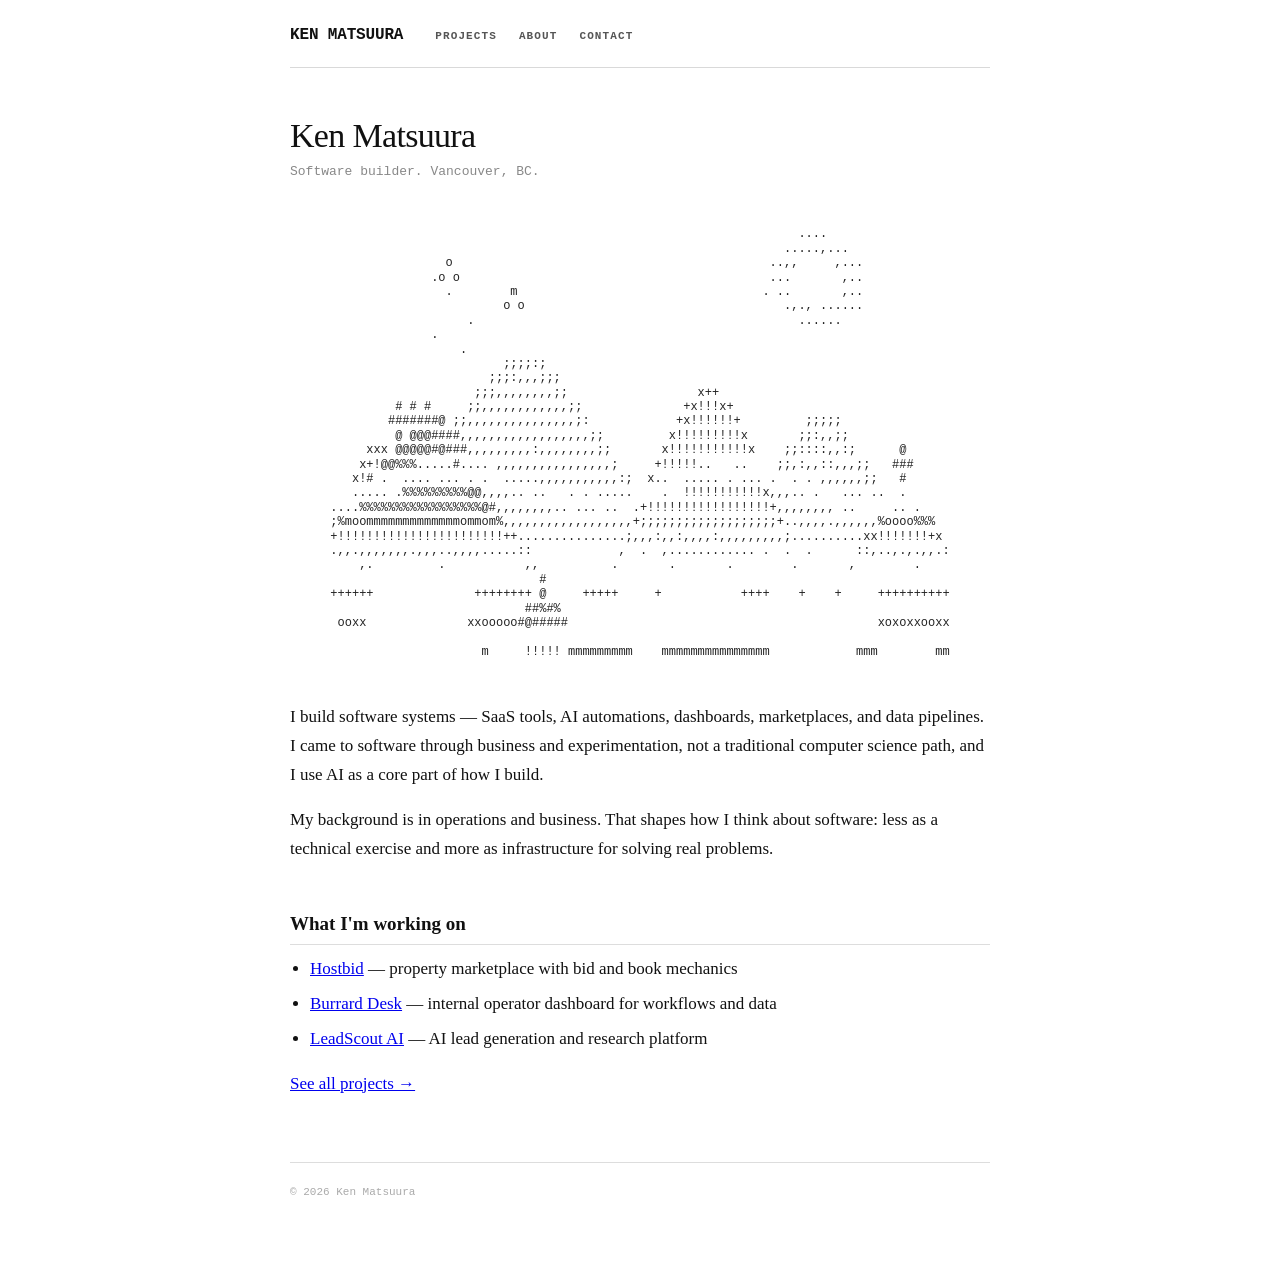
<file: index.html>
<!DOCTYPE html>
<html lang="en">
<head>
  <meta charset="UTF-8" />
  <meta name="viewport" content="width=device-width, initial-scale=1.0" />
  <meta name="description" content="Ken Matsuura — software builder based in Vancouver, BC." />
  <meta name="theme-color" content="#ffffff" />
  <title>Ken Matsuura</title>
  <link rel="canonical" href="https://km101304.github.io/Ken_Matsuura/" />
  <link rel="icon" href="data:image/svg+xml,%3Csvg xmlns='http://www.w3.org/2000/svg' viewBox='0 0 100 100'%3E%3Crect width='100' height='100' rx='18' fill='%2306060a'/%3E%3Ctext x='50' y='72' font-size='58' font-family='monospace' fill='%2300e07a' text-anchor='middle'%3EK%3C/text%3E%3C/svg%3E" />
  <meta property="og:type" content="website" />
  <meta property="og:site_name" content="Ken Matsuura" />
  <meta property="og:title" content="Ken Matsuura" />
  <meta property="og:description" content="Software builder based in Vancouver, BC. SaaS tools, AI automations, dashboards, marketplaces, and data pipelines." />
  <meta property="og:url" content="https://km101304.github.io/Ken_Matsuura/" />
  <meta property="og:image" content="https://km101304.github.io/Ken_Matsuura/assets/img/face.jpg" />
  <meta name="twitter:card" content="summary" />
  <link rel="stylesheet" href="assets/css/style.css" />
</head>
<body>

  <nav>
    <a href="index.html" class="nav-site">Ken Matsuura</a>
    <a href="projects.html">Projects</a>
    <a href="about.html">About</a>
    <a href="contact.html">Contact</a>
  </nav>

  <h1>Ken Matsuura</h1>
  <p class="subtitle">Software builder. Vancouver, BC.</p>

  <pre class="ascii-art" aria-hidden="true">
                                                                 ....
                                                               .....,...
                o                                            ..,,     ,...
              .o o                                           ...       ,..
                .        m                                  . ..       ,..
                        o o                                    .,., ......
                   .                                             ......
              .
                  .
                        ;;;;:;
                      ;;;:,,,;;;
                    ;;;,,,,,,,,;;                  x++
         # # #     ;;,,,,,,,,,,,,;;              +x!!!x+
        #######@ ;;,,,,,,,,,,,,,,,;:            +x!!!!!!+         ;;;;;
         @ @@@####,,,,,,,,,,,,,,,,,,;;         x!!!!!!!!!x       ;;:,,;;
     xxx @@@@@#@###,,,,,,,,,:,,,,,,,,;;       x!!!!!!!!!!!x    ;;::::,,:;      @
    x+!@@%%%.....#.... ,,,,,,,,,,,,,,,,;     +!!!!!..   ..    ;;,:,,::,,,;;   ###
   x!# .  .... ... . .  .....,,,,,,,,,,,:;  x..  ..... . ... .  . . ,,,,,,;;   #
   ..... .%%%%%%%%%@@,,,,.. ..   . . .....    .  !!!!!!!!!!!x,,,.. .   ... ..  .
....%%%%%%%%%%%%%%%%%@#,,,,,,,,.. ... ..  .+!!!!!!!!!!!!!!!!!+,,,,,,,, ..     .. .
;%moommmmmmmmmmmmmommom%,,,,,,,,,,,,,,,,,,+;;;;;;;;;;;;;;;;;;;+..,,,,.,,,,,,%oooo%%%
+!!!!!!!!!!!!!!!!!!!!!!!++...............;,,,:,,:,,,,:,,,,,,,,,;..........xx!!!!!!!+x
.,,.,,,,,,,.,,,..,,,,.....::            ,  .  ,............ .  .  .      ::,..,.,.,,.:
    ,.         .           ,,          .       .       .        .       ,        .
                             #
++++++              ++++++++ @     +++++     +           ++++    +    +     ++++++++++
                           ##%#%
 ooxx              xxooooo#@#####                                           xoxoxxooxx

                     m     !!!!! mmmmmmmmm    mmmmmmmmmmmmmmm            mmm        mm</pre>

  <p>
    I build software systems — SaaS tools, AI automations, dashboards,
    marketplaces, and data pipelines. I came to software through business
    and experimentation, not a traditional computer science path, and I use
    AI as a core part of how I build.
  </p>

  <p>
    My background is in operations and business. That shapes how I think about
    software: less as a technical exercise and more as infrastructure for solving
    real problems.
  </p>

  <h2>What I'm working on</h2>

  <ul>
    <li><a href="projects.html#hostbid">Hostbid</a> — property marketplace with bid and book mechanics</li>
    <li><a href="projects.html#burrard-desk">Burrard Desk</a> — internal operator dashboard for workflows and data</li>
    <li><a href="projects.html#leadscout">LeadScout AI</a> — AI lead generation and research platform</li>
  </ul>

  <p><a href="projects.html">See all projects →</a></p>

  <footer>
    © 2026 Ken Matsuura
  </footer>

</body>
</html>
</file>
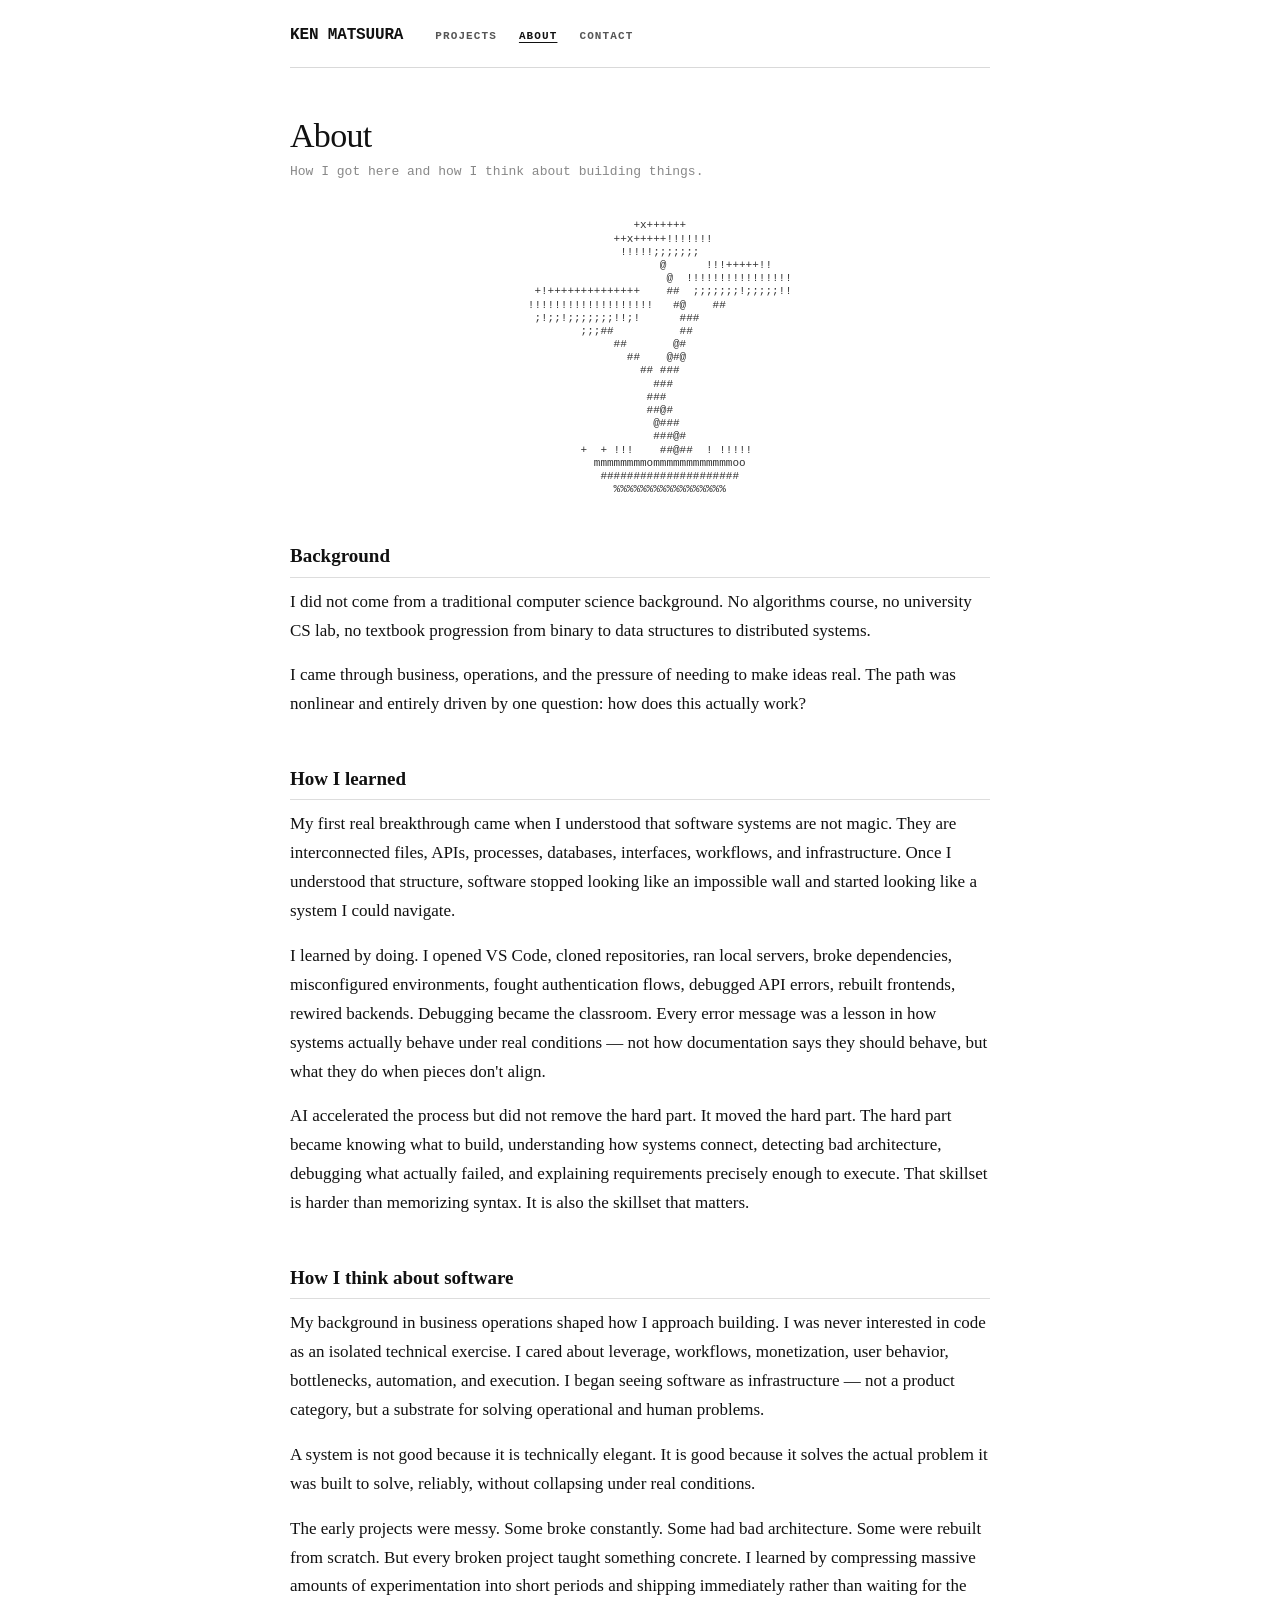
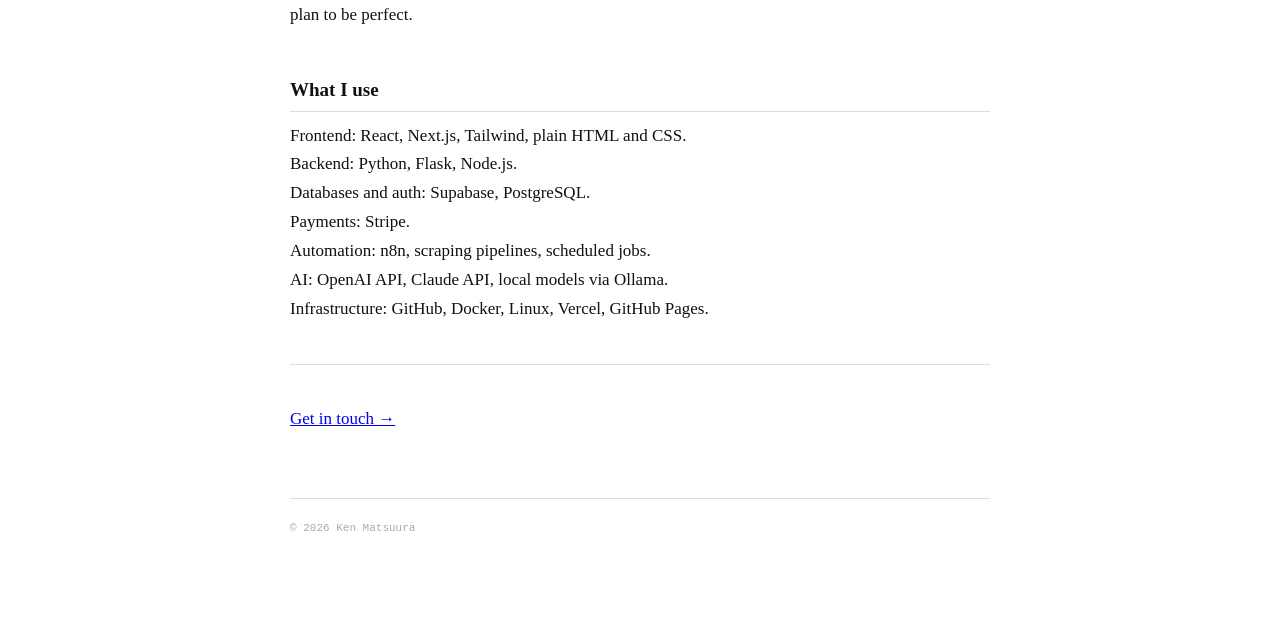
<file: about.html>
<!DOCTYPE html>
<html lang="en">
<head>
  <meta charset="UTF-8" />
  <meta name="viewport" content="width=device-width, initial-scale=1.0" />
  <meta name="description" content="About Ken Matsuura — background, how I learned to build software, and how I think about it." />
  <meta name="theme-color" content="#ffffff" />
  <title>About — Ken Matsuura</title>
  <link rel="canonical" href="https://km101304.github.io/Ken_Matsuura/about.html" />
  <link rel="icon" href="data:image/svg+xml,%3Csvg xmlns='http://www.w3.org/2000/svg' viewBox='0 0 100 100'%3E%3Crect width='100' height='100' rx='18' fill='%2306060a'/%3E%3Ctext x='50' y='72' font-size='58' font-family='monospace' fill='%2300e07a' text-anchor='middle'%3EK%3C/text%3E%3C/svg%3E" />
  <meta property="og:type" content="website" />
  <meta property="og:site_name" content="Ken Matsuura" />
  <meta property="og:title" content="About — Ken Matsuura" />
  <meta property="og:description" content="Background, how I learned to build software, and how I think about it." />
  <meta property="og:url" content="https://km101304.github.io/Ken_Matsuura/about.html" />
  <meta name="twitter:card" content="summary" />
  <link rel="stylesheet" href="assets/css/style.css" />
</head>
<body>

  <nav>
    <a href="index.html" class="nav-site">Ken Matsuura</a>
    <a href="projects.html">Projects</a>
    <a href="about.html" class="active">About</a>
    <a href="contact.html">Contact</a>
  </nav>

  <h1>About</h1>
  <p class="subtitle">How I got here and how I think about building things.</p>

  <pre class="ascii-art small" aria-hidden="true">
                      +x++++++
                   ++x+++++!!!!!!!
                    !!!!!;;;;;;;
                          @      !!!+++++!!
                           @  !!!!!!!!!!!!!!!!
       +!++++++++++++++    ##  ;;;;;;;!;;;;;!!
      !!!!!!!!!!!!!!!!!!!   #@    ##
       ;!;;!;;;;;;;!!;!      ###
              ;;;##          ##
                   ##       @#
                     ##    @#@
                       ## ###
                         ###
                        ###
                        ##@#
                         @###
                         ###@#
              +  + !!!    ##@##  ! !!!!!
                mmmmmmmmommmmmmmmmmmmoo
                 #####################
                   %%%%%%%%%%%%%%%%%</pre>

  <h2>Background</h2>

  <p>
    I did not come from a traditional computer science background. No algorithms course,
    no university CS lab, no textbook progression from binary to data structures to
    distributed systems.
  </p>

  <p>
    I came through business, operations, and the pressure of needing to make ideas real.
    The path was nonlinear and entirely driven by one question: how does this actually work?
  </p>

  <h2>How I learned</h2>

  <p>
    My first real breakthrough came when I understood that software systems are not magic.
    They are interconnected files, APIs, processes, databases, interfaces, workflows, and
    infrastructure. Once I understood that structure, software stopped looking like an
    impossible wall and started looking like a system I could navigate.
  </p>

  <p>
    I learned by doing. I opened VS Code, cloned repositories, ran local servers, broke
    dependencies, misconfigured environments, fought authentication flows, debugged API
    errors, rebuilt frontends, rewired backends. Debugging became the classroom. Every
    error message was a lesson in how systems actually behave under real conditions —
    not how documentation says they should behave, but what they do when pieces don't align.
  </p>

  <p>
    AI accelerated the process but did not remove the hard part. It moved the hard part.
    The hard part became knowing what to build, understanding how systems connect,
    detecting bad architecture, debugging what actually failed, and explaining requirements
    precisely enough to execute. That skillset is harder than memorizing syntax. It is
    also the skillset that matters.
  </p>

  <h2>How I think about software</h2>

  <p>
    My background in business operations shaped how I approach building. I was never
    interested in code as an isolated technical exercise. I cared about leverage, workflows,
    monetization, user behavior, bottlenecks, automation, and execution. I began seeing
    software as infrastructure — not a product category, but a substrate for solving
    operational and human problems.
  </p>

  <p>
    A system is not good because it is technically elegant. It is good because it solves
    the actual problem it was built to solve, reliably, without collapsing under real
    conditions.
  </p>

  <p>
    The early projects were messy. Some broke constantly. Some had bad architecture.
    Some were rebuilt from scratch. But every broken project taught something concrete.
    I learned by compressing massive amounts of experimentation into short periods and
    shipping immediately rather than waiting for the plan to be perfect.
  </p>

  <h2>What I use</h2>

  <p>
    Frontend: React, Next.js, Tailwind, plain HTML and CSS.<br />
    Backend: Python, Flask, Node.js.<br />
    Databases and auth: Supabase, PostgreSQL.<br />
    Payments: Stripe.<br />
    Automation: n8n, scraping pipelines, scheduled jobs.<br />
    AI: OpenAI API, Claude API, local models via Ollama.<br />
    Infrastructure: GitHub, Docker, Linux, Vercel, GitHub Pages.
  </p>

  <hr />

  <p><a href="contact.html">Get in touch →</a></p>

  <footer>
    © 2026 Ken Matsuura
  </footer>

</body>
</html>
</file>
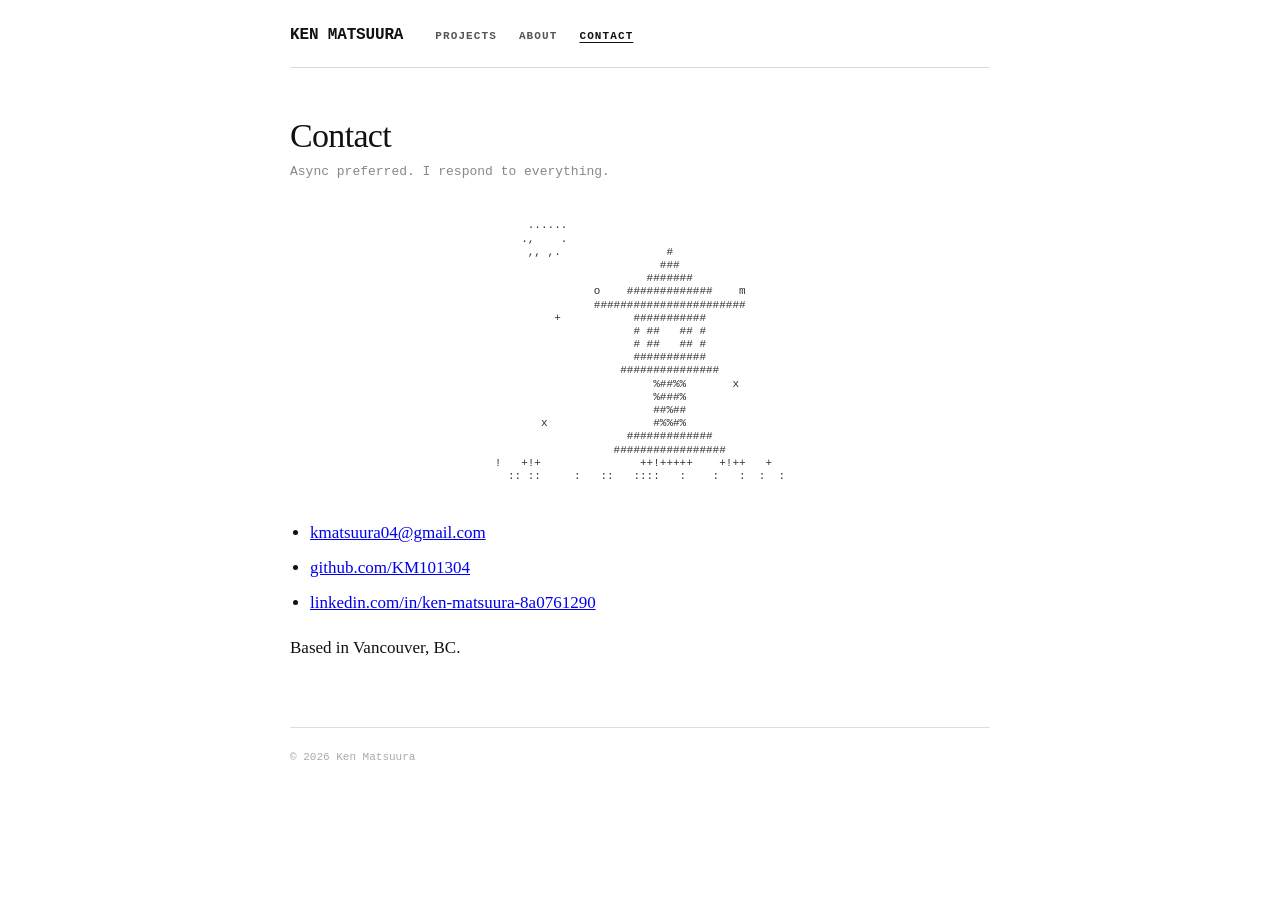
<file: contact.html>
<!DOCTYPE html>
<html lang="en">
<head>
  <meta charset="UTF-8" />
  <meta name="viewport" content="width=device-width, initial-scale=1.0" />
  <meta name="description" content="Contact Ken Matsuura — email, GitHub, and LinkedIn." />
  <meta name="theme-color" content="#ffffff" />
  <title>Contact — Ken Matsuura</title>
  <link rel="canonical" href="https://km101304.github.io/Ken_Matsuura/contact.html" />
  <link rel="icon" href="data:image/svg+xml,%3Csvg xmlns='http://www.w3.org/2000/svg' viewBox='0 0 100 100'%3E%3Crect width='100' height='100' rx='18' fill='%2306060a'/%3E%3Ctext x='50' y='72' font-size='58' font-family='monospace' fill='%2300e07a' text-anchor='middle'%3EK%3C/text%3E%3C/svg%3E" />
  <meta property="og:type" content="website" />
  <meta property="og:site_name" content="Ken Matsuura" />
  <meta property="og:title" content="Contact — Ken Matsuura" />
  <meta property="og:description" content="Email, GitHub, and LinkedIn. Based in Vancouver, BC." />
  <meta property="og:url" content="https://km101304.github.io/Ken_Matsuura/contact.html" />
  <meta name="twitter:card" content="summary" />
  <link rel="stylesheet" href="assets/css/style.css" />
</head>
<body>

  <nav>
    <a href="index.html" class="nav-site">Ken Matsuura</a>
    <a href="projects.html">Projects</a>
    <a href="about.html">About</a>
    <a href="contact.html" class="active">Contact</a>
  </nav>

  <h1>Contact</h1>
  <p class="subtitle">Async preferred. I respond to everything.</p>

  <pre class="ascii-art small" aria-hidden="true">
     ......
    .,    .
     ,, ,.                #
                         ###
                       #######
               o    #############    m
               #######################
         +           ###########
                     # ##   ## #
                     # ##   ## #
                     ###########
                   ###############
                        %##%%       x
                        %###%
                        ##%##
       x                #%%#%
                    #############
                  #################
!   +!+               ++!+++++    +!++   +
  :: ::     :   ::   ::::   :    :   :  :  :</pre>

  <ul>
    <li><a href="mailto:kmatsuura04@gmail.com">kmatsuura04@gmail.com</a></li>
    <li><a href="https://github.com/KM101304" target="_blank" rel="noopener">github.com/KM101304</a></li>
    <li><a href="https://www.linkedin.com/in/ken-matsuura-8a0761290/" target="_blank" rel="noopener">linkedin.com/in/ken-matsuura-8a0761290</a></li>
  </ul>

  <p>Based in Vancouver, BC.</p>

  <footer>
    © 2026 Ken Matsuura
  </footer>

</body>
</html>
</file>
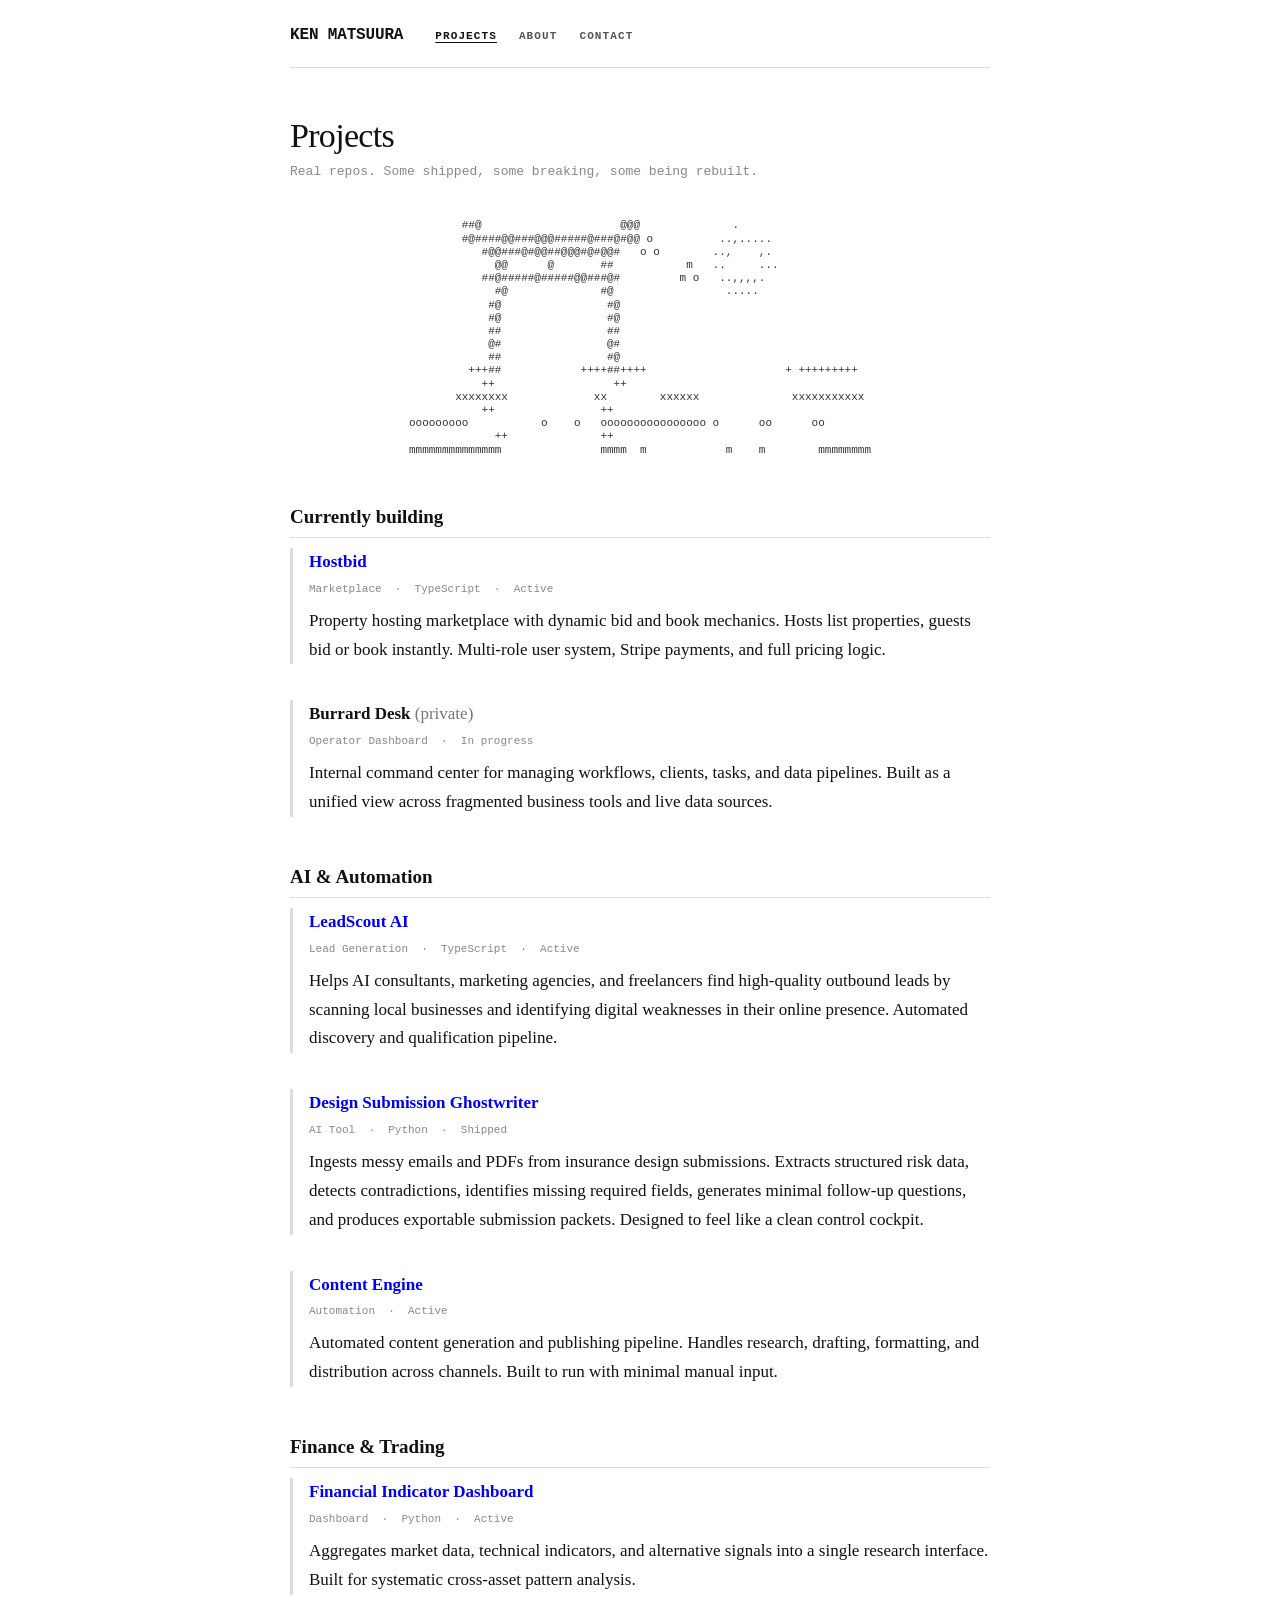
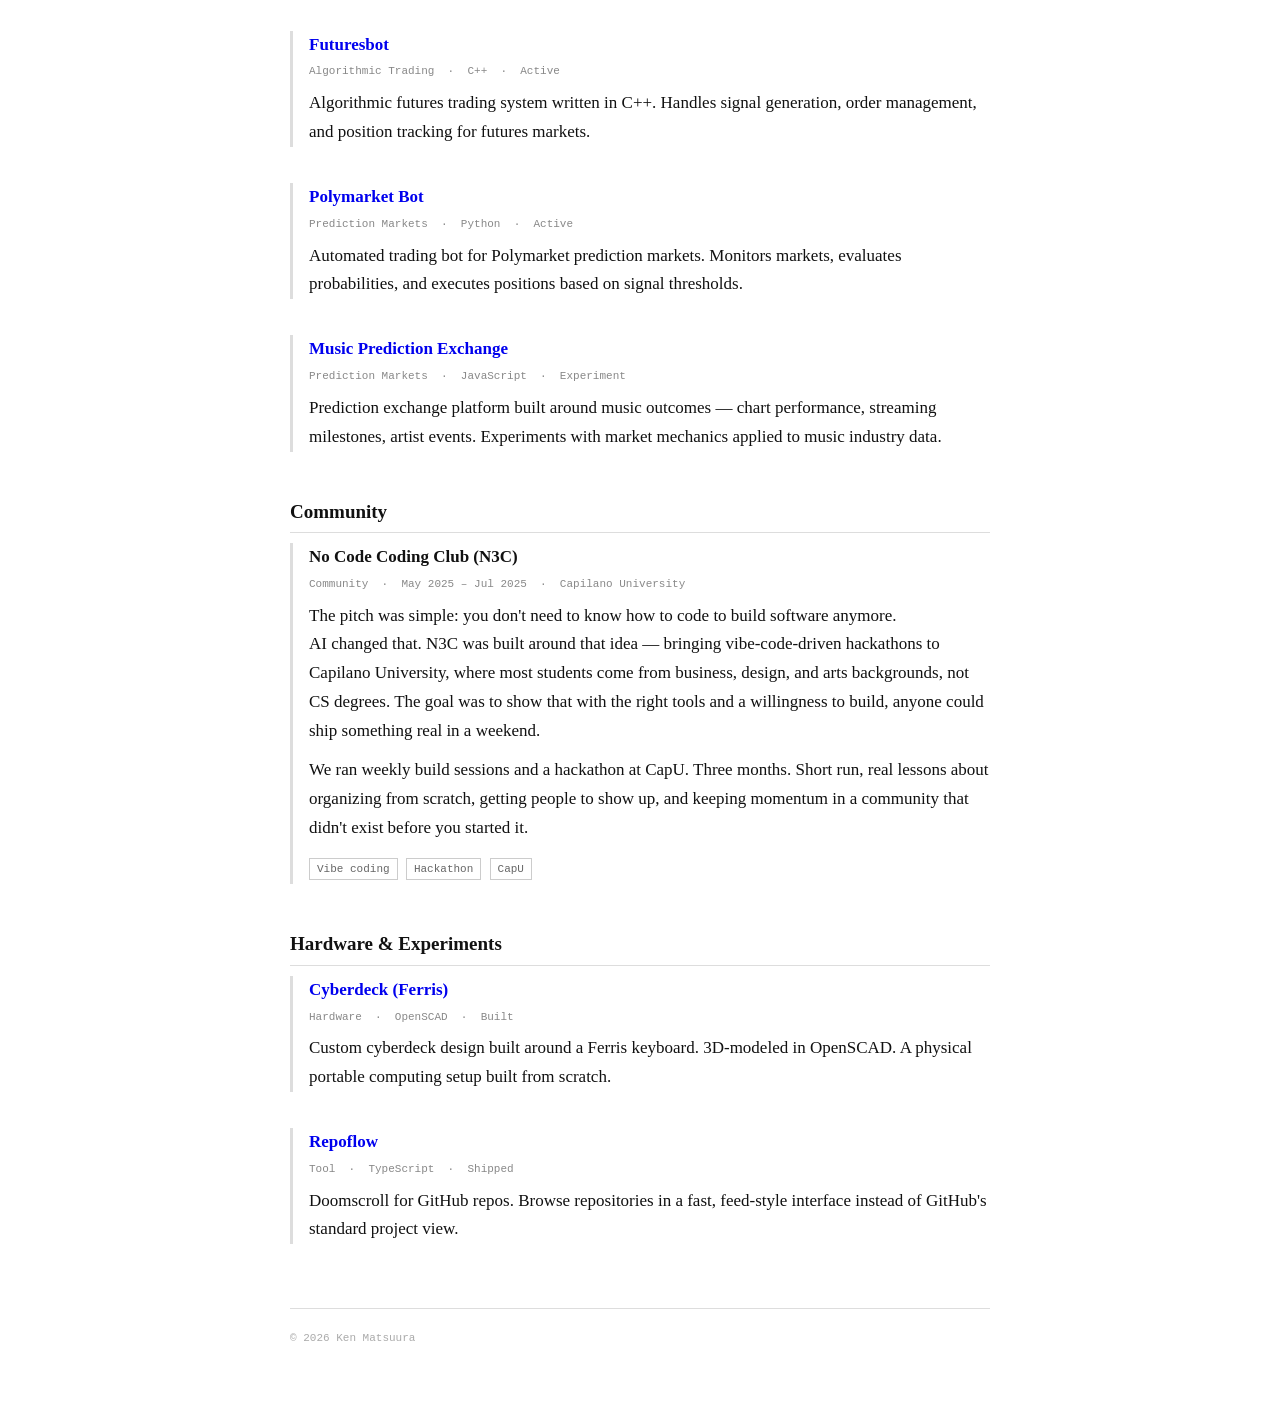
<file: projects.html>
<!DOCTYPE html>
<html lang="en">
<head>
  <meta charset="UTF-8" />
  <meta name="viewport" content="width=device-width, initial-scale=1.0" />
  <meta name="description" content="Projects by Ken Matsuura — marketplaces, AI tools, trading systems, and hardware experiments." />
  <meta name="theme-color" content="#ffffff" />
  <title>Projects — Ken Matsuura</title>
  <link rel="canonical" href="https://km101304.github.io/Ken_Matsuura/projects.html" />
  <link rel="icon" href="data:image/svg+xml,%3Csvg xmlns='http://www.w3.org/2000/svg' viewBox='0 0 100 100'%3E%3Crect width='100' height='100' rx='18' fill='%2306060a'/%3E%3Ctext x='50' y='72' font-size='58' font-family='monospace' fill='%2300e07a' text-anchor='middle'%3EK%3C/text%3E%3C/svg%3E" />
  <meta property="og:type" content="website" />
  <meta property="og:site_name" content="Ken Matsuura" />
  <meta property="og:title" content="Projects — Ken Matsuura" />
  <meta property="og:description" content="Marketplaces, AI tools, trading systems, and hardware experiments." />
  <meta property="og:url" content="https://km101304.github.io/Ken_Matsuura/projects.html" />
  <meta name="twitter:card" content="summary" />
  <link rel="stylesheet" href="assets/css/style.css" />
</head>
<body>

  <nav>
    <a href="index.html" class="nav-site">Ken Matsuura</a>
    <a href="projects.html" class="active">Projects</a>
    <a href="about.html">About</a>
    <a href="contact.html">Contact</a>
  </nav>

  <h1>Projects</h1>
  <p class="subtitle">Real repos. Some shipped, some breaking, some being rebuilt.</p>

  <pre class="ascii-art small" aria-hidden="true">
        ##@                     @@@              .
        #@####@@###@@@#####@###@#@@ o          ..,.....
           #@@###@#@@##@@@#@#@@#   o o        ..,    ,.
             @@      @       ##           m   ..     ...
           ##@#####@#####@@###@#         m o   ..,,,,.
             #@              #@                 .....
            #@                #@
            #@                #@
            ##                ##
            @#                @#
            ##                #@
         +++##            ++++##++++                     + +++++++++
           ++                  ++
       xxxxxxxx             xx        xxxxxx              xxxxxxxxxxx
           ++                ++
ooooooooo           o    o   oooooooooooooooo o      oo      oo
             ++              ++
mmmmmmmmmmmmmm               mmmm  m            m    m        mmmmmmmm</pre>

  <h2>Currently building</h2>

  <div class="project" id="hostbid">
    <div class="project-name"><a href="https://github.com/KM101304/Hostbid" target="_blank" rel="noopener">Hostbid</a></div>
    <div class="project-meta">Marketplace &nbsp;·&nbsp; TypeScript &nbsp;·&nbsp; Active</div>
    <p class="project-desc">
      Property hosting marketplace with dynamic bid and book mechanics. Hosts list
      properties, guests bid or book instantly. Multi-role user system, Stripe payments,
      and full pricing logic.
    </p>
  </div>

  <div class="project" id="burrard-desk">
    <div class="project-name">Burrard Desk <span class="project-private">(private)</span></div>
    <div class="project-meta">Operator Dashboard &nbsp;·&nbsp; In progress</div>
    <p class="project-desc">
      Internal command center for managing workflows, clients, tasks, and data pipelines.
      Built as a unified view across fragmented business tools and live data sources.
    </p>
  </div>

  <h2>AI &amp; Automation</h2>

  <div class="project" id="leadscout">
    <div class="project-name"><a href="https://github.com/KM101304/Leadscout-AI" target="_blank" rel="noopener">LeadScout AI</a></div>
    <div class="project-meta">Lead Generation &nbsp;·&nbsp; TypeScript &nbsp;·&nbsp; Active</div>
    <p class="project-desc">
      Helps AI consultants, marketing agencies, and freelancers find high-quality outbound
      leads by scanning local businesses and identifying digital weaknesses in their online
      presence. Automated discovery and qualification pipeline.
    </p>
  </div>

  <div class="project" id="ghostwriter">
    <div class="project-name"><a href="https://github.com/KM101304/Design-Submission-Ghostwriter-Cockit" target="_blank" rel="noopener">Design Submission Ghostwriter</a></div>
    <div class="project-meta">AI Tool &nbsp;·&nbsp; Python &nbsp;·&nbsp; Shipped</div>
    <p class="project-desc">
      Ingests messy emails and PDFs from insurance design submissions. Extracts structured
      risk data, detects contradictions, identifies missing required fields, generates
      minimal follow-up questions, and produces exportable submission packets. Designed to
      feel like a clean control cockpit.
    </p>
  </div>

  <div class="project" id="content-engine">
    <div class="project-name"><a href="https://github.com/KM101304/content-engine" target="_blank" rel="noopener">Content Engine</a></div>
    <div class="project-meta">Automation &nbsp;·&nbsp; Active</div>
    <p class="project-desc">
      Automated content generation and publishing pipeline. Handles research, drafting,
      formatting, and distribution across channels. Built to run with minimal manual input.
    </p>
  </div>

  <h2>Finance &amp; Trading</h2>

  <div class="project" id="finview">
    <div class="project-name"><a href="https://github.com/KM101304/financial-indicator-dashboard" target="_blank" rel="noopener">Financial Indicator Dashboard</a></div>
    <div class="project-meta">Dashboard &nbsp;·&nbsp; Python &nbsp;·&nbsp; Active</div>
    <p class="project-desc">
      Aggregates market data, technical indicators, and alternative signals into a single
      research interface. Built for systematic cross-asset pattern analysis.
    </p>
  </div>

  <div class="project" id="futuresbot">
    <div class="project-name"><a href="https://github.com/KM101304/Futuresbot" target="_blank" rel="noopener">Futuresbot</a></div>
    <div class="project-meta">Algorithmic Trading &nbsp;·&nbsp; C++ &nbsp;·&nbsp; Active</div>
    <p class="project-desc">
      Algorithmic futures trading system written in C++. Handles signal generation,
      order management, and position tracking for futures markets.
    </p>
  </div>

  <div class="project" id="polymarket">
    <div class="project-name"><a href="https://github.com/KM101304/Polymarket_Bot" target="_blank" rel="noopener">Polymarket Bot</a></div>
    <div class="project-meta">Prediction Markets &nbsp;·&nbsp; Python &nbsp;·&nbsp; Active</div>
    <p class="project-desc">
      Automated trading bot for Polymarket prediction markets. Monitors markets,
      evaluates probabilities, and executes positions based on signal thresholds.
    </p>
  </div>

  <div class="project" id="music-exchange">
    <div class="project-name"><a href="https://github.com/KM101304/music-prediction-exchange" target="_blank" rel="noopener">Music Prediction Exchange</a></div>
    <div class="project-meta">Prediction Markets &nbsp;·&nbsp; JavaScript &nbsp;·&nbsp; Experiment</div>
    <p class="project-desc">
      Prediction exchange platform built around music outcomes — chart performance,
      streaming milestones, artist events. Experiments with market mechanics applied
      to music industry data.
    </p>
  </div>

  <h2>Community</h2>

  <div class="project" id="n3c">
    <div class="cube-container" aria-hidden="true">
      <div class="cube">
        <div class="cube-face front"></div>
        <div class="cube-face back"></div>
        <div class="cube-face right"></div>
        <div class="cube-face left"></div>
        <div class="cube-face top"></div>
        <div class="cube-face bottom"></div>
      </div>
    </div>
    <div class="project-name">No Code Coding Club (N3C)</div>
    <div class="project-meta">Community &nbsp;·&nbsp; May 2025 – Jul 2025 &nbsp;·&nbsp; Capilano University</div>
    <p class="project-desc">
      The pitch was simple: you don't need to know how to code to build software anymore.
      AI changed that. N3C was built around that idea — bringing vibe-code-driven hackathons
      to Capilano University, where most students come from business, design, and arts backgrounds,
      not CS degrees. The goal was to show that with the right tools and a willingness to build,
      anyone could ship something real in a weekend.
    </p>
    <p class="project-desc">
      We ran weekly build sessions and a hackathon at CapU. Three months. Short run,
      real lessons about organizing from scratch, getting people to show up, and keeping
      momentum in a community that didn't exist before you started it.
    </p>
    <span class="tag">Vibe coding</span>
    <span class="tag">Hackathon</span>
    <span class="tag">CapU</span>
  </div>

  <h2>Hardware &amp; Experiments</h2>

  <div class="project" id="cyberdeck">
    <div class="project-name"><a href="https://github.com/KM101304/Cyberdeck-ferris-" target="_blank" rel="noopener">Cyberdeck (Ferris)</a></div>
    <div class="project-meta">Hardware &nbsp;·&nbsp; OpenSCAD &nbsp;·&nbsp; Built</div>
    <p class="project-desc">
      Custom cyberdeck design built around a Ferris keyboard. 3D-modeled in OpenSCAD.
      A physical portable computing setup built from scratch.
    </p>
  </div>

  <div class="project" id="repoflow">
    <div class="project-name"><a href="https://github.com/KM101304/Repoflow" target="_blank" rel="noopener">Repoflow</a></div>
    <div class="project-meta">Tool &nbsp;·&nbsp; TypeScript &nbsp;·&nbsp; Shipped</div>
    <p class="project-desc">
      Doomscroll for GitHub repos. Browse repositories in a fast, feed-style interface
      instead of GitHub's standard project view.
    </p>
  </div>

  <footer>
    © 2026 Ken Matsuura
  </footer>

</body>
</html>
</file>
<file: assets/css/style.css>
:root {
  --mono: ui-monospace, "SF Mono", "Cascadia Code", Menlo, Consolas, "Liberation Mono", monospace;
}

html {
  background: #fff;
}

body {
  font-family: serif;
  font-size: 17px;
  line-height: 1.7;
  color: #111;
  background: #fff;
  max-width: 700px;
  margin: 0 auto;
  padding: 0 20px 80px;
}

a {
  color: #0000EE;
}

a:visited {
  color: #551A8B;
}

a:hover {
  color: #0000BB;
}

/* ── Nav ── */

nav {
  padding: 22px 0 18px;
  border-bottom: 1px solid rgba(0, 0, 0, 0.15);
  margin-bottom: 48px;
  display: flex;
  align-items: baseline;
  flex-wrap: wrap;
  row-gap: 8px;
}

.nav-site {
  font-weight: bold;
  font-size: 16px;
  letter-spacing: -0.01em;
  color: #111;
  text-decoration: none;
  margin-right: 32px;
}

.nav-site:visited {
  color: #111;
}

nav a {
  font-family: var(--mono);
  font-size: 11px;
  font-weight: 600;
  letter-spacing: 0.1em;
  text-transform: uppercase;
  color: #555;
  text-decoration: none;
  margin-right: 22px;
}

nav a:visited {
  color: #555;
}

nav a.active {
  color: #111;
  text-decoration: underline;
  text-underline-offset: 3px;
}

nav a:hover {
  color: #111;
}

/* ── Typography ── */

h1 {
  font-size: 34px;
  font-weight: normal;
  letter-spacing: -0.02em;
  margin: 36px 0 6px;
  line-height: 1.15;
}

h2 {
  font-size: 19px;
  font-weight: bold;
  margin: 44px 0 10px;
  padding-bottom: 4px;
  border-bottom: 1px solid #ddd;
}

h3 {
  font-size: 17px;
  font-weight: bold;
  margin: 28px 0 4px;
}

p {
  margin: 0 0 16px;
}

ul {
  padding-left: 20px;
  margin: 0 0 16px;
}

li {
  margin-bottom: 6px;
}

hr {
  border: none;
  border-top: 1px solid #ddd;
  margin: 40px 0;
}

.subtitle {
  font-family: var(--mono);
  font-size: 13px;
  color: #888;
  margin: 0 0 32px;
}

/* ── ASCII art plates ──
   Monochrome tonal pieces set in white space like printed plates. */

.ascii-art {
  display: table;
  max-width: 100%;
  overflow-x: auto;
  margin: 44px auto;
  font-family: var(--mono);
  font-size: 12px;
  line-height: 1.2;
  letter-spacing: 0;
  color: #222;
  white-space: pre;
}

.ascii-art.small {
  font-size: 11px;
  color: #333;
  margin: 36px auto;
}

@media (max-width: 480px) {
  .ascii-art { font-size: 8px; }
  .ascii-art.small { font-size: 8px; }
}

/* ── Projects ── */

.project {
  border-left: 3px solid #ddd;
  padding-left: 16px;
  margin-bottom: 36px;
  transition: border-left-color 0.2s ease;
}

.project:hover {
  border-left-color: #999;
}

.project-name {
  font-size: 17px;
  font-weight: bold;
  margin-bottom: 3px;
}

.project-name a {
  color: #0000EE;
  text-decoration: none;
}

.project-name a:visited {
  color: #551A8B;
}

.project-name a:hover {
  text-decoration: underline;
}

.project-meta {
  font-family: var(--mono);
  font-size: 11px;
  color: #888;
  margin-bottom: 8px;
}

.project-desc {
  margin-bottom: 10px;
}

.project-private {
  font-weight: normal;
  color: #767676;
}

.tag {
  font-family: var(--mono);
  font-size: 11px;
  color: #666;
  border: 1px solid #ccc;
  padding: 1px 7px;
  margin-right: 4px;
  display: inline-block;
  margin-bottom: 4px;
}

/* ── Rotating cube (N3C project easter egg) ── */

#n3c .cube-container {
  float: right;
  margin: 0 0 12px 20px;
  perspective: 500px;
  width: 68px;
  height: 68px;
  opacity: 0.78;
}

.cube {
  width: 100%;
  height: 100%;
  position: relative;
  transform-style: preserve-3d;
  animation: rotateCubeY 12s linear infinite;
}

.cube-face {
  position: absolute;
  width: 68px;
  height: 68px;
  background-image: url('../img/n3c-banner.jpg');
  background-size: cover;
  background-position: center;
  border: 1px solid #bbb;
  box-sizing: border-box;
}

.cube-face.front  { transform: rotateY(  0deg) translateZ(34px); }
.cube-face.back   { transform: rotateY(180deg) translateZ(34px); }
.cube-face.right  { transform: rotateY( 90deg) translateZ(34px); }
.cube-face.left   { transform: rotateY(-90deg) translateZ(34px); }
.cube-face.top    { transform: rotateX( 90deg) translateZ(34px); }
.cube-face.bottom { transform: rotateX(-90deg) translateZ(34px); }

@keyframes rotateCubeY {
  from { transform: rotateY(  0deg); }
  to   { transform: rotateY(360deg); }
}

@media (prefers-reduced-motion: reduce) {
  .cube {
    animation: none;
    transform: rotateY(-30deg) rotateX(-15deg);
  }
}

/* ── Footer ── */

footer {
  margin-top: 64px;
  padding-top: 20px;
  border-top: 1px solid #ddd;
  font-family: var(--mono);
  font-size: 11px;
  color: #aaa;
}
</file>
